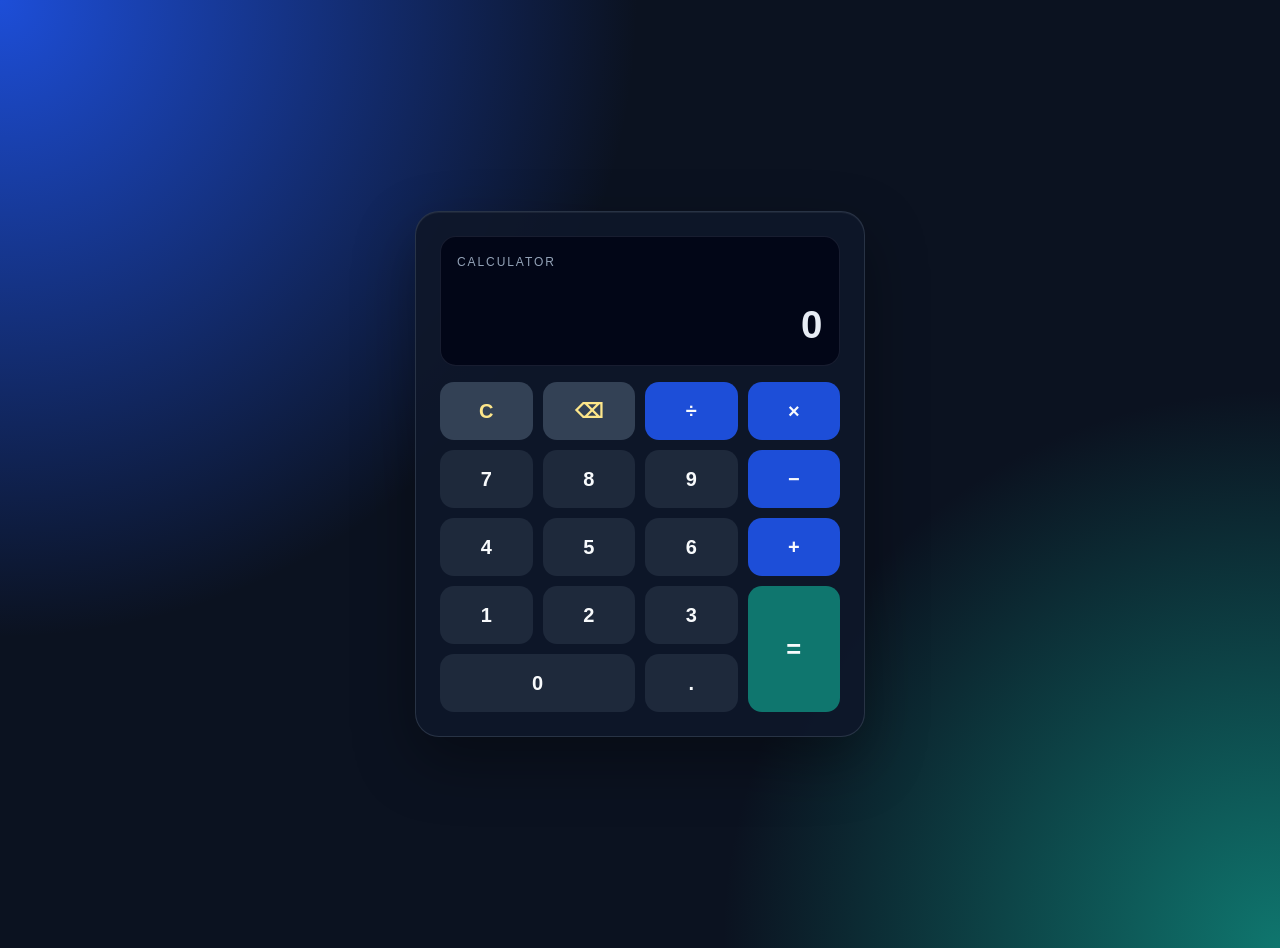
<file: WebDev-L2-Calculator/index.html>
<!DOCTYPE html>
<html lang="en">
<head>
  <meta charset="UTF-8">
  <meta name="viewport" content="width=device-width, initial-scale=1.0">
  <title>Calculator | Internship Task 1</title>
  <link rel="stylesheet" href="style.css">
</head>
<body>
  <main class="page">
    <section class="calculator" aria-label="Calculator">
      <header class="calculator-header">
        <p class="calculator-label">Calculator</p>
        <p class="expression" id="expression" aria-live="polite"></p>
        <div class="display" id="display" role="status" aria-live="polite">0</div>
      </header>
      <div class="keypad" id="keypad">
        <button type="button" class="btn btn-action" data-action="clear">C</button>
        <button type="button" class="btn btn-action" data-action="backspace" aria-label="Backspace">⌫</button>
        <button type="button" class="btn btn-operator" data-operator="÷">÷</button>
        <button type="button" class="btn btn-operator" data-operator="×">×</button>
        <button type="button" class="btn btn-number" data-number="7">7</button>
        <button type="button" class="btn btn-number" data-number="8">8</button>
        <button type="button" class="btn btn-number" data-number="9">9</button>
        <button type="button" class="btn btn-operator" data-operator="−">−</button>
        <button type="button" class="btn btn-number" data-number="4">4</button>
        <button type="button" class="btn btn-number" data-number="5">5</button>
        <button type="button" class="btn btn-number" data-number="6">6</button>
        <button type="button" class="btn btn-operator" data-operator="+">+</button>
        <button type="button" class="btn btn-number" data-number="1">1</button>
        <button type="button" class="btn btn-number" data-number="2">2</button>
        <button type="button" class="btn btn-number" data-number="3">3</button>
        <button type="button" class="btn btn-equals" data-action="equals">=</button>
        <button type="button" class="btn btn-number btn-zero" data-number="0">0</button>
        <button type="button" class="btn btn-number" data-number=".">.</button>
      </div>
    </section>
  </main>
  <script src="script.js"></script>
</body>
</html>
</file>
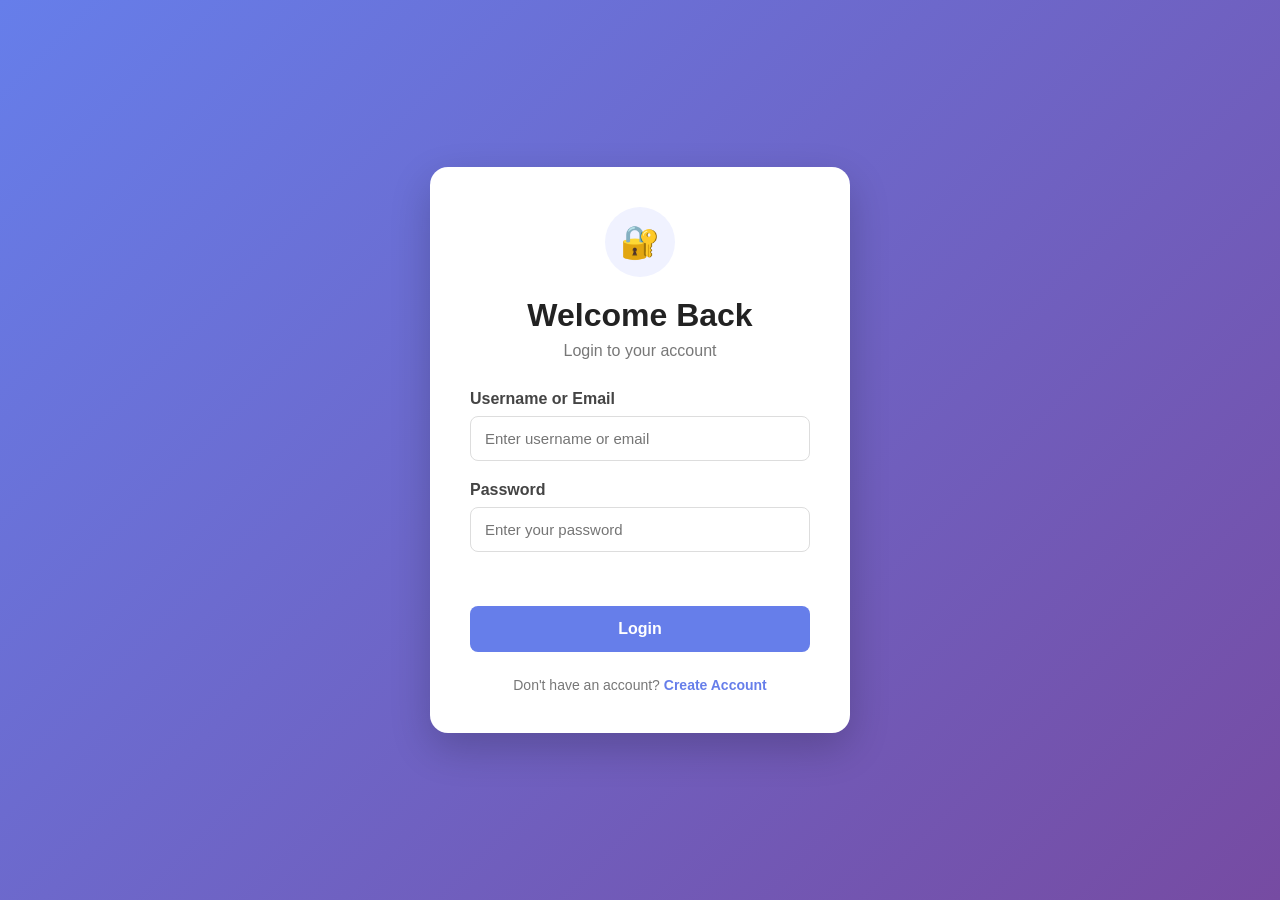
<file: WebDev-L2-LoginAuthentication/index.html>
<!DOCTYPE html>
<html lang="en">
<head>
    <meta charset="UTF-8">
    <meta name="viewport" content="width=device-width, initial-scale=1.0">
    <title>Login - Task 4</title>
    <link rel="stylesheet" href="style.css">
</head>
<body>

    <main class="auth-container">
        <div class="auth-card">
            <div class="logo">🔐</div>

            <h1>Welcome Back</h1>
            <p class="subtitle">Login to your account</p>

            <form id="loginForm">

                <div class="form-group">
                    <label for="loginIdentifier">Username or Email</label>
                    <input
                        type="text"
                        id="loginIdentifier"
                        placeholder="Enter username or email"
                        autocomplete="username"
                    >
                </div>

                <div class="form-group">
                    <label for="loginPassword">Password</label>
                    <input
                        type="password"
                        id="loginPassword"
                        placeholder="Enter your password"
                        autocomplete="current-password"
                    >
                </div>

                <p id="loginMessage" class="message"></p>

                <button type="submit" class="btn">Login</button>

            </form>

            <p class="switch-page">
                Don't have an account?
                <a href="register.html">Create Account</a>
            </p>
        </div>
    </main>

    <script src="script.js"></script>
</body>
</html>
</file>
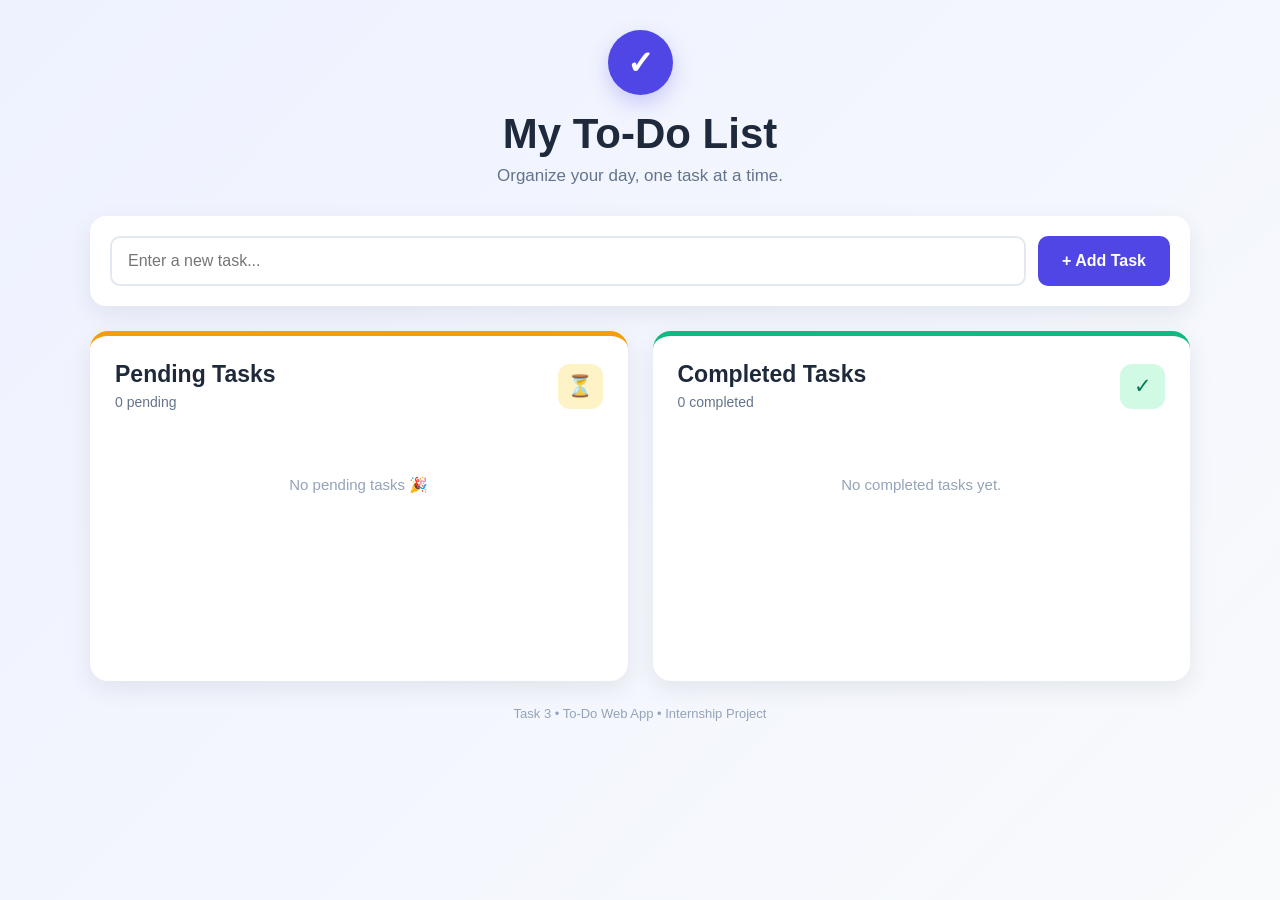
<file: WebDev-L2-ToDoApp/index.html>
<!DOCTYPE html>
<html lang="en">
<head>
    <meta charset="UTF-8">
    <meta name="viewport" content="width=device-width, initial-scale=1.0">

    <title>My To-Do List</title>

    <link rel="stylesheet" href="style.css">
</head>

<body>

    <main class="app-container">

        <!-- Header -->
        <header class="app-header">
            <div class="header-icon">✓</div>
            <h1>My To-Do List</h1>
            <p>Organize your day, one task at a time.</p>
        </header>

        <!-- Add Task Section -->
        <section class="add-task-section" aria-label="Add a new task">

            <label for="taskInput" class="sr-only">
                Enter a new task
            </label>

            <input
                type="text"
                id="taskInput"
                placeholder="Enter a new task..."
                autocomplete="off"
            >

            <button id="addTaskBtn" type="button">
                + Add Task
            </button>

        </section>

        <!-- Task Lists -->
        <div class="task-lists">

            <!-- Pending Tasks -->
            <section class="task-card pending-card">

                <div class="section-header">
                    <div>
                        <h2>Pending Tasks</h2>
                        <span id="pendingCount">0 pending</span>
                    </div>

                    <div class="section-icon pending-icon">
                        ⏳
                    </div>
                </div>

                <div id="pendingTasks" class="task-list">
                    <!-- Pending tasks appear here -->
                </div>

                <p id="pendingEmpty" class="empty-message">
                    No pending tasks 🎉
                </p>

            </section>


            <!-- Completed Tasks -->
            <section class="task-card completed-card">

                <div class="section-header">
                    <div>
                        <h2>Completed Tasks</h2>
                        <span id="completedCount">0 completed</span>
                    </div>

                    <div class="section-icon completed-icon">
                        ✓
                    </div>
                </div>

                <div id="completedTasks" class="task-list">
                    <!-- Completed tasks appear here -->
                </div>

                <p id="completedEmpty" class="empty-message">
                    No completed tasks yet.
                </p>

            </section>

        </div>

        <!-- Footer -->
        <footer>
            <p>Task 3 • To-Do Web App • Internship Project</p>
        </footer>

    </main>

    <script src="script.js"></script>

</body>
</html>
</file>
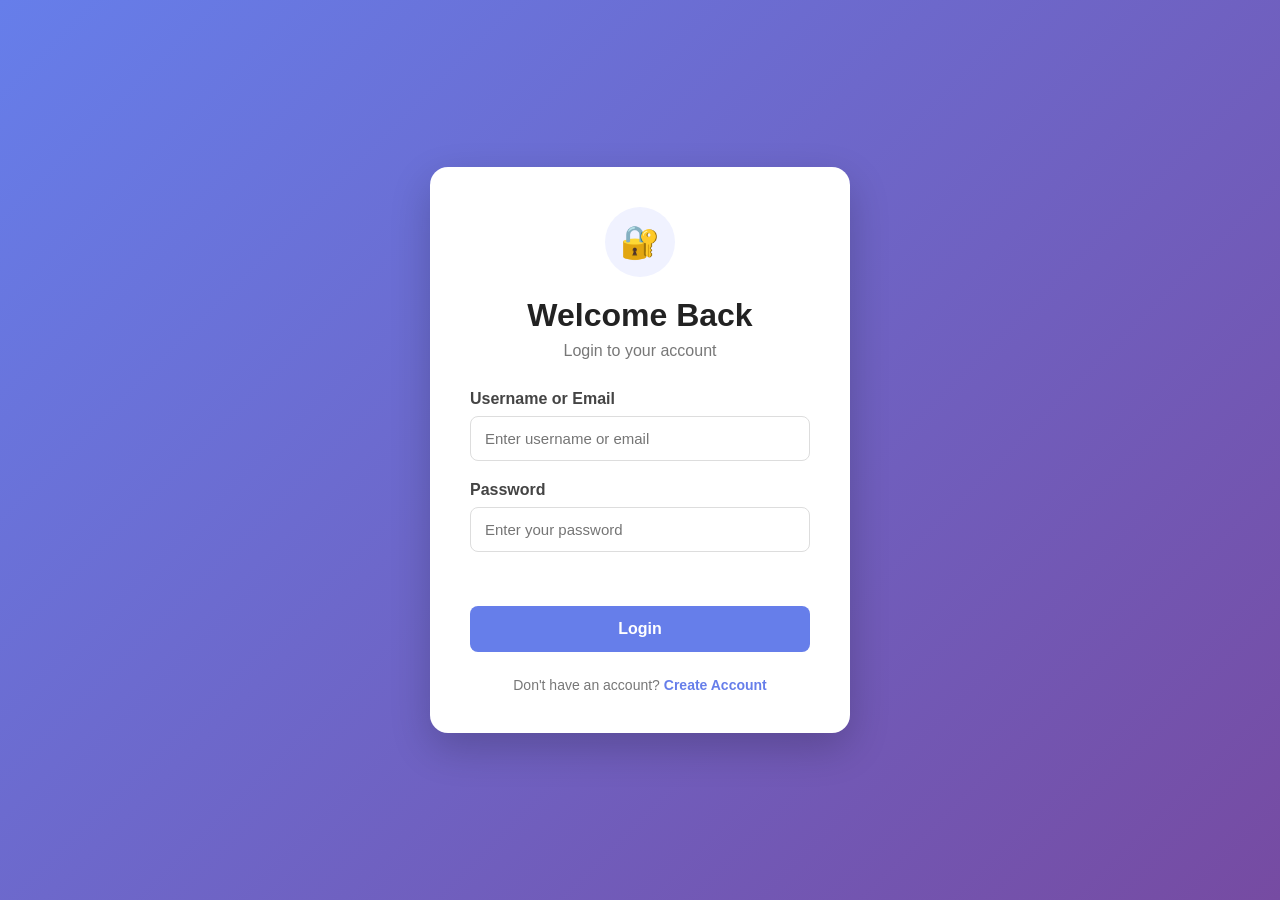
<file: WebDev-L2-LoginAuthentication/dashboard.html>
<!DOCTYPE html>
<html lang="en">
<head>
    <meta charset="UTF-8">
    <meta name="viewport" content="width=device-width, initial-scale=1.0">
    <title>Dashboard - Task 4</title>
    <link rel="stylesheet" href="style.css">
</head>
<body>

    <main class="dashboard-container">

        <div class="dashboard-card">

            <div class="dashboard-icon">🎉</div>

            <h1>Welcome, <span id="dashboardUsername"></span>!</h1>

            <p class="dashboard-subtitle">
                You are successfully logged in.
            </p>

            <div class="user-info">

                <div class="info-item">
                    <span class="info-label">Username</span>
                    <span id="dashboardUsernameInfo"></span>
                </div>

                <div class="info-item">
                    <span class="info-label">Email</span>
                    <span id="dashboardEmail"></span>
                </div>

            </div>

            <button id="logoutButton" class="btn logout-btn">
                Logout
            </button>

        </div>

    </main>

    <script src="script.js"></script>
</body>
</html>
</file>
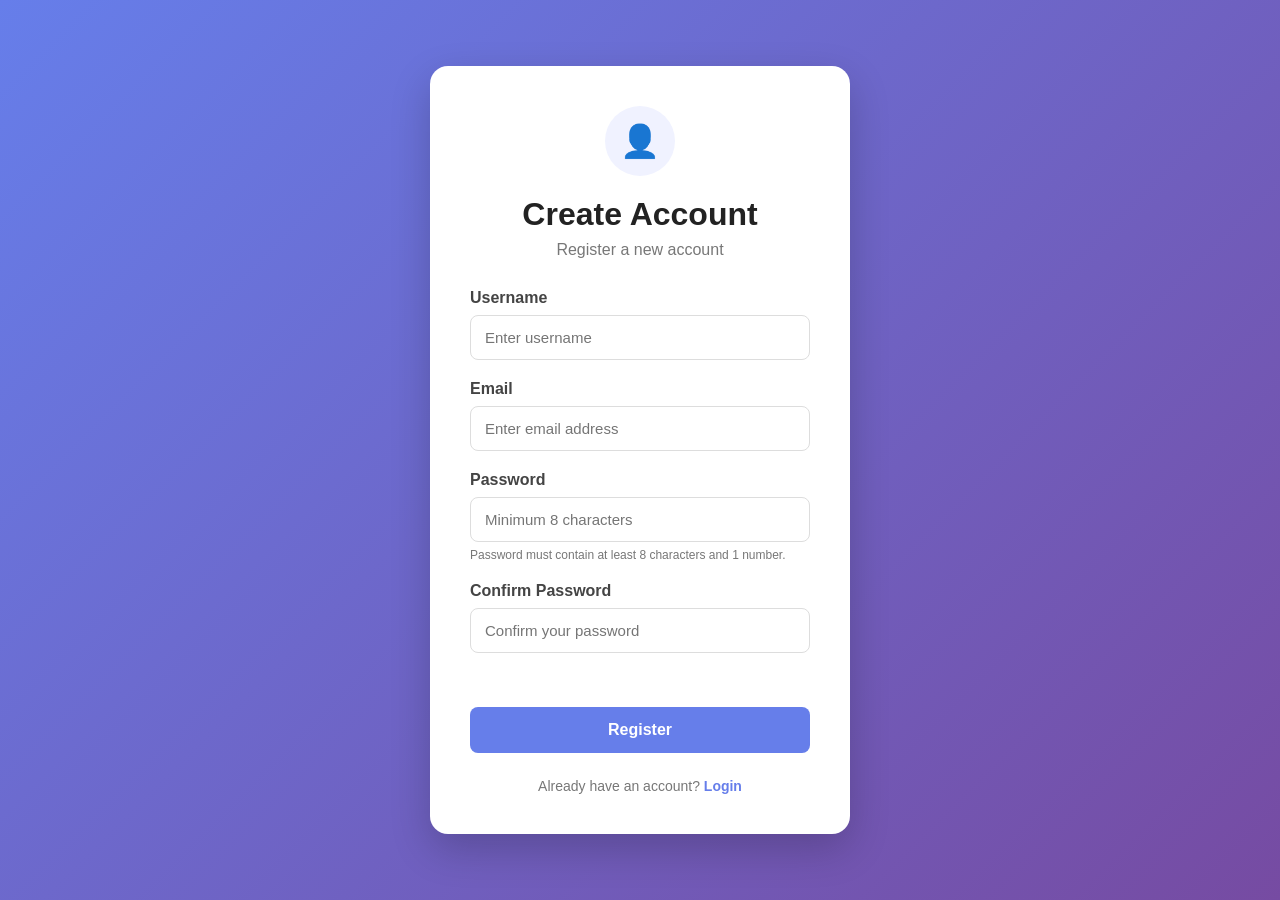
<file: WebDev-L2-LoginAuthentication/register.html>
<!DOCTYPE html>
<html lang="en">
<head>
    <meta charset="UTF-8">
    <meta name="viewport" content="width=device-width, initial-scale=1.0">
    <title>Create Account - Task 4</title>
    <link rel="stylesheet" href="style.css">
</head>
<body>

    <main class="auth-container">
        <div class="auth-card">

            <div class="logo">👤</div>

            <h1>Create Account</h1>
            <p class="subtitle">Register a new account</p>

            <form id="registerForm">

                <div class="form-group">
                    <label for="registerUsername">Username</label>
                    <input
                        type="text"
                        id="registerUsername"
                        placeholder="Enter username"
                        autocomplete="username"
                    >
                </div>

                <div class="form-group">
                    <label for="registerEmail">Email</label>
                    <input
                        type="email"
                        id="registerEmail"
                        placeholder="Enter email address"
                        autocomplete="email"
                    >
                </div>

                <div class="form-group">
                    <label for="registerPassword">Password</label>
                    <input
                        type="password"
                        id="registerPassword"
                        placeholder="Minimum 8 characters"
                        autocomplete="new-password"
                    >
                    <small>Password must contain at least 8 characters and 1 number.</small>
                </div>

                <div class="form-group">
                    <label for="confirmPassword">Confirm Password</label>
                    <input
                        type="password"
                        id="confirmPassword"
                        placeholder="Confirm your password"
                        autocomplete="new-password"
                    >
                </div>

                <p id="registerMessage" class="message"></p>

                <button type="submit" class="btn">Register</button>

            </form>

            <p class="switch-page">
                Already have an account?
                <a href="index.html">Login</a>
            </p>

        </div>
    </main>

    <script src="script.js"></script>
</body>
</html>
</file>
<file: WebDev-L2-Calculator/style.css>
body {
  margin: 0;
  min-height: 100vh;
  font-family: "Segoe UI", Tahoma, Geneva, Verdana, sans-serif;
  color: #e8edf5;
  background:
    radial-gradient(circle at top left, #1d4ed8 0%, transparent 40%),
    radial-gradient(circle at bottom right, #0f766e 0%, transparent 35%),
    #0b1220;
}
.page {
  min-height: 100vh;
  display: flex;
  align-items: center;
  justify-content: center;
  padding: 24px 16px;
}
/* Centered calculator container */
.calculator {
  width: min(100%, 380px);
  padding: 20px;
  border-radius: 24px;
  background: rgba(15, 23, 42, 0.92);
  border: 1px solid rgba(148, 163, 184, 0.2);
  box-shadow:
    0 24px 60px rgba(0, 0, 0, 0.35),
    inset 0 1px 0 rgba(255, 255, 255, 0.06);
}
.calculator-header {
  margin-bottom: 16px;
  padding: 18px 16px;
  border-radius: 16px;
  background: #020617;
  border: 1px solid rgba(148, 163, 184, 0.15);
}
.calculator-label {
  margin: 0 0 8px;
  font-size: 0.75rem;
  letter-spacing: 0.16em;
  text-transform: uppercase;
  color: #94a3b8;
}
.expression {
  min-height: 1.25rem;
  margin: 0 0 6px;
  font-size: 0.9rem;
  color: #94a3b8;
  text-align: right;
  overflow: hidden;
  text-overflow: ellipsis;
  white-space: nowrap;
}
.display {
  min-height: 2.6rem;
  font-size: clamp(1.8rem, 6vw, 2.4rem);
  font-weight: 600;
  letter-spacing: 0.02em;
  text-align: right;
  word-break: break-all;
}
.display.error {
  font-size: 1.05rem;
  color: #fca5a5;
}
/* CSS Grid keypad layout */
.keypad {
  display: grid;
  grid-template-columns: repeat(4, 1fr);
  grid-template-rows: repeat(5, minmax(58px, 1fr));
  gap: 10px;
}
.btn {
  border: 0;
  border-radius: 14px;
  font-size: 1.25rem;
  font-weight: 600;
  color: #f8fafc;
  cursor: pointer;
  transition: transform 0.12s ease, background-color 0.12s ease, box-shadow 0.12s ease;
}
.btn:hover {
  transform: translateY(-1px);
}
.btn:active {
  transform: translateY(1px) scale(0.97);
}
.btn:focus-visible {
  outline: 2px solid #38bdf8;
  outline-offset: 2px;
}
/* Number buttons */
.btn-number {
  background: #1e293b;
}
.btn-number:hover {
  background: #334155;
}
.btn-number:active {
  background: #475569;
}
/* Operator buttons */
.btn-operator {
  background: #1d4ed8;
}
.btn-operator:hover {
  background: #2563eb;
}
.btn-operator:active {
  background: #1e40af;
}
/* Clear / Backspace */
.btn-action {
  background: #334155;
  color: #fde68a;
}
.btn-action:hover {
  background: #475569;
}
.btn-action:active {
  background: #64748b;
}
/* Equals spans two rows for visual balance */
.btn-equals {
  grid-column: 4;
  grid-row: 4 / 6;
  background: #0f766e;
  font-size: 1.6rem;
}
.btn-equals:hover {
  background: #0d9488;
}
.btn-equals:active {
  background: #115e59;
}
.btn-zero {
  grid-column: 1 / 3;
}
/* Mobile-friendly spacing and tap targets */
@media (max-width: 480px) {
  .calculator {
    width: 100%;
    padding: 16px;
    border-radius: 20px;
  }
  .keypad {
    gap: 8px;
    grid-template-rows: repeat(5, minmax(56px, 1fr));
  }
  .btn {
    font-size: 1.15rem;
  }
}
@media (min-width: 768px) {
  .calculator {
    width: 400px;
    padding: 24px;
  }
}
</file>
<file: WebDev-L2-LoginAuthentication/style.css>
* {
    margin: 0;
    padding: 0;
    box-sizing: border-box;
}

body {
    font-family: Arial, sans-serif;
    min-height: 100vh;
    background: linear-gradient(135deg, #667eea, #764ba2);
    color: #333;
}

/* AUTHENTICATION PAGES */

.auth-container {
    min-height: 100vh;
    display: flex;
    justify-content: center;
    align-items: center;
    padding: 20px;
}

.auth-card {
    width: 100%;
    max-width: 420px;
    background: white;
    padding: 40px;
    border-radius: 18px;
    box-shadow: 0 15px 40px rgba(0, 0, 0, 0.2);
}

.logo {
    width: 70px;
    height: 70px;
    margin: 0 auto 20px;
    display: flex;
    align-items: center;
    justify-content: center;
    background: #f0f2ff;
    border-radius: 50%;
    font-size: 32px;
}

h1 {
    text-align: center;
    margin-bottom: 8px;
    color: #222;
}

.subtitle {
    text-align: center;
    color: #777;
    margin-bottom: 30px;
}

/* FORM */

.form-group {
    margin-bottom: 20px;
}

.form-group label {
    display: block;
    margin-bottom: 8px;
    font-weight: bold;
    color: #444;
}

.form-group input {
    width: 100%;
    padding: 13px 14px;
    border: 1px solid #ddd;
    border-radius: 8px;
    font-size: 15px;
    outline: none;
    transition: 0.3s;
}

.form-group input:focus {
    border-color: #667eea;
    box-shadow: 0 0 0 3px rgba(102, 126, 234, 0.12);
}

.form-group small {
    display: block;
    margin-top: 6px;
    color: #777;
    font-size: 12px;
}

/*BUTTON */

.btn {
    width: 100%;
    padding: 14px;
    border: none;
    border-radius: 8px;
    background: #667eea;
    color: white;
    font-size: 16px;
    font-weight: bold;
    cursor: pointer;
    transition: 0.3s;
}

.btn:hover {
    background: #5568d9;
    transform: translateY(-1px);
}

/* MESSAGES*/

.message {
    min-height: 22px;
    margin-bottom: 12px;
    text-align: center;
    font-size: 14px;
    font-weight: bold;
}

.error {
    color: #d93025;
}

.success {
    color: #188038;
}

/* PAGE SWITCH LINKS*/

.switch-page {
    text-align: center;
    margin-top: 25px;
    color: #777;
    font-size: 14px;
}

.switch-page a {
    color: #667eea;
    font-weight: bold;
    text-decoration: none;
}

.switch-page a:hover {
    text-decoration: underline;
}

/* DASHBOARD */

.dashboard-container {
    min-height: 100vh;
    display: flex;
    justify-content: center;
    align-items: center;
    padding: 20px;
}

.dashboard-card {
    width: 100%;
    max-width: 550px;
    background: white;
    padding: 45px;
    border-radius: 18px;
    text-align: center;
    box-shadow: 0 15px 40px rgba(0, 0, 0, 0.2);
}

.dashboard-icon {
    font-size: 55px;
    margin-bottom: 15px;
}

.dashboard-card h1 {
    margin-bottom: 10px;
}

.dashboard-subtitle {
    color: #777;
    margin-bottom: 30px;
}

/* User information box */

.user-info {
    background: #f7f8ff;
    border-radius: 12px;
    padding: 20px;
    margin-bottom: 25px;
    text-align: left;
}

.info-item {
    display: flex;
    justify-content: space-between;
    gap: 20px;
    padding: 12px 0;
    border-bottom: 1px solid #e5e5e5;
}

.info-item:last-child {
    border-bottom: none;
}

.info-label {
    font-weight: bold;
    color: #555;
}

.logout-btn {
    background: #e74c3c;
}

.logout-btn:hover {
    background: #c0392b;
}

/* RESPONSIVE DESIGN */

@media (max-width: 500px) {

    .auth-card,
    .dashboard-card {
        padding: 30px 22px;
    }

    h1 {
        font-size: 25px;
    }

    .info-item {
        flex-direction: column;
        gap: 5px;
    }
}
</file>
<file: WebDev-L2-ToDoApp/style.css>
* {
    margin: 0;
    padding: 0;
    box-sizing: border-box;
}

html {
    scroll-behavior: smooth;
}

body {
    font-family: Arial, Helvetica, sans-serif;
    background: linear-gradient(135deg, #eef2ff, #f8fafc);
    color: #1e293b;
    min-height: 100vh;
    padding: 30px 20px;
}


/* MAIN CONTAINER*/

.app-container {
    width: 100%;
    max-width: 1100px;
    margin: 0 auto;
}


/* HEADER */

.app-header {
    text-align: center;
    margin-bottom: 30px;
}

.header-icon {
    width: 65px;
    height: 65px;

    margin: 0 auto 15px;

    display: flex;
    align-items: center;
    justify-content: center;

    border-radius: 50%;

    background: #4f46e5;
    color: white;

    font-size: 32px;
    font-weight: bold;

    box-shadow: 0 8px 20px rgba(79, 70, 229, 0.25);
}

.app-header h1 {
    font-size: 42px;
    margin-bottom: 8px;
}

.app-header p {
    font-size: 17px;
    color: #64748b;
}


/* ADD TASK */

.add-task-section {
    background: white;

    padding: 20px;

    border-radius: 16px;

    display: flex;
    gap: 12px;

    margin-bottom: 25px;

    box-shadow: 0 8px 25px rgba(15, 23, 42, 0.08);
}

.add-task-section input {
    flex: 1;

    padding: 14px 16px;

    border: 2px solid #e2e8f0;

    border-radius: 10px;

    font-size: 16px;

    outline: none;

    transition: 0.3s;
}

.add-task-section input:focus {
    border-color: #4f46e5;

    box-shadow: 0 0 0 3px rgba(79, 70, 229, 0.1);
}

#addTaskBtn {
    border: none;

    padding: 0 24px;

    border-radius: 10px;

    background: #4f46e5;
    color: white;

    font-size: 16px;
    font-weight: bold;

    cursor: pointer;

    transition: 0.3s;
}

#addTaskBtn:hover {
    background: #4338ca;

    transform: translateY(-2px);
}

#addTaskBtn:active {
    transform: translateY(0);
}


/* TASK LISTS */

.task-lists {
    display: grid;

    grid-template-columns: 1fr 1fr;

    gap: 25px;
}


/* TASK CARD */

.task-card {
    background: white;

    padding: 25px;

    border-radius: 18px;

    min-height: 350px;

    box-shadow: 0 8px 25px rgba(15, 23, 42, 0.08);
}

.pending-card {
    border-top: 5px solid #f59e0b;
}

.completed-card {
    border-top: 5px solid #10b981;
}


/*SECTION HEADER*/

.section-header {
    display: flex;

    justify-content: space-between;

    align-items: center;

    margin-bottom: 20px;
}

.section-header h2 {
    font-size: 23px;

    margin-bottom: 5px;
}

.section-header span {
    font-size: 14px;

    color: #64748b;
}

.section-icon {
    width: 45px;
    height: 45px;

    border-radius: 12px;

    display: flex;
    align-items: center;
    justify-content: center;

    font-size: 21px;
}

.pending-icon {
    background: #fef3c7;
}

.completed-icon {
    background: #d1fae5;
    color: #047857;
}


/* TASK ITEM */

.task-item {
    display: flex;

    align-items: center;

    gap: 12px;

    padding: 15px;

    margin-bottom: 12px;

    border: 1px solid #e2e8f0;

    border-radius: 12px;

    background: #f8fafc;

    transition: 0.3s;
}

.task-item:hover {
    transform: translateY(-2px);

    box-shadow: 0 5px 15px rgba(15, 23, 42, 0.08);
}


/* TASK CONTENT */

.task-content {
    flex: 1;

    min-width: 0;
}

.task-text {
    font-size: 16px;

    font-weight: 600;

    word-wrap: break-word;
}

.task-time {
    display: block;

    margin-top: 6px;

    font-size: 12px;

    color: #64748b;
}


/* Completed task */

.completed-task .task-text {
    text-decoration: line-through;

    color: #64748b;
}


/* BUTTONS  */

.task-actions {
    display: flex;

    gap: 6px;

    flex-wrap: wrap;

    justify-content: flex-end;
}

.task-btn {
    border: none;

    padding: 8px 10px;

    border-radius: 7px;

    font-size: 13px;

    cursor: pointer;

    transition: 0.2s;

    font-weight: 600;
}

.task-btn:hover {
    transform: translateY(-1px);
}

.complete-btn {
    background: #dcfce7;
    color: #166534;
}

.complete-btn:hover {
    background: #bbf7d0;
}

.edit-btn {
    background: #dbeafe;
    color: #1d4ed8;
}

.edit-btn:hover {
    background: #bfdbfe;
}

.delete-btn {
    background: #fee2e2;
    color: #b91c1c;
}

.delete-btn:hover {
    background: #fecaca;
}

.restore-btn {
    background: #fef3c7;
    color: #92400e;
}

.restore-btn:hover {
    background: #fde68a;
}


/* EDIT MODE  */

.edit-input {
    width: 100%;

    padding: 9px;

    border: 2px solid #4f46e5;

    border-radius: 7px;

    font-size: 15px;

    outline: none;
}

.save-btn {
    background: #dcfce7;
    color: #166534;
}

.cancel-btn {
    background: #e2e8f0;
    color: #334155;
}


/* EMPTY MESSAGE */

.empty-message {
    text-align: center;

    color: #94a3b8;

    padding: 45px 10px;

    font-size: 15px;
}


/* FOOTER*/

footer {
    text-align: center;

    margin-top: 25px;

    color: #94a3b8;

    font-size: 13px;
}


/* ACCESSIBILITY */

.sr-only {
    position: absolute;

    width: 1px;
    height: 1px;

    padding: 0;
    margin: -1px;

    overflow: hidden;

    clip: rect(0, 0, 0, 0);

    white-space: nowrap;

    border: 0;
}


/* RESPONSIVE DESIGN */

@media (max-width: 900px) {

    .task-lists {
        grid-template-columns: 1fr;
    }

    .task-card {
        min-height: auto;
    }
}


@media (max-width: 600px) {

    body {
        padding: 20px 12px;
    }

    .app-header h1 {
        font-size: 32px;
    }

    .app-header p {
        font-size: 15px;
    }

    .add-task-section {
        flex-direction: column;
    }

    #addTaskBtn {
        padding: 13px;
    }

    .task-item {
        align-items: flex-start;
        flex-direction: column;
    }

    .task-actions {
        width: 100%;
        justify-content: flex-start;
    }

    .task-btn {
        flex: 1;
    }
}
</file>
